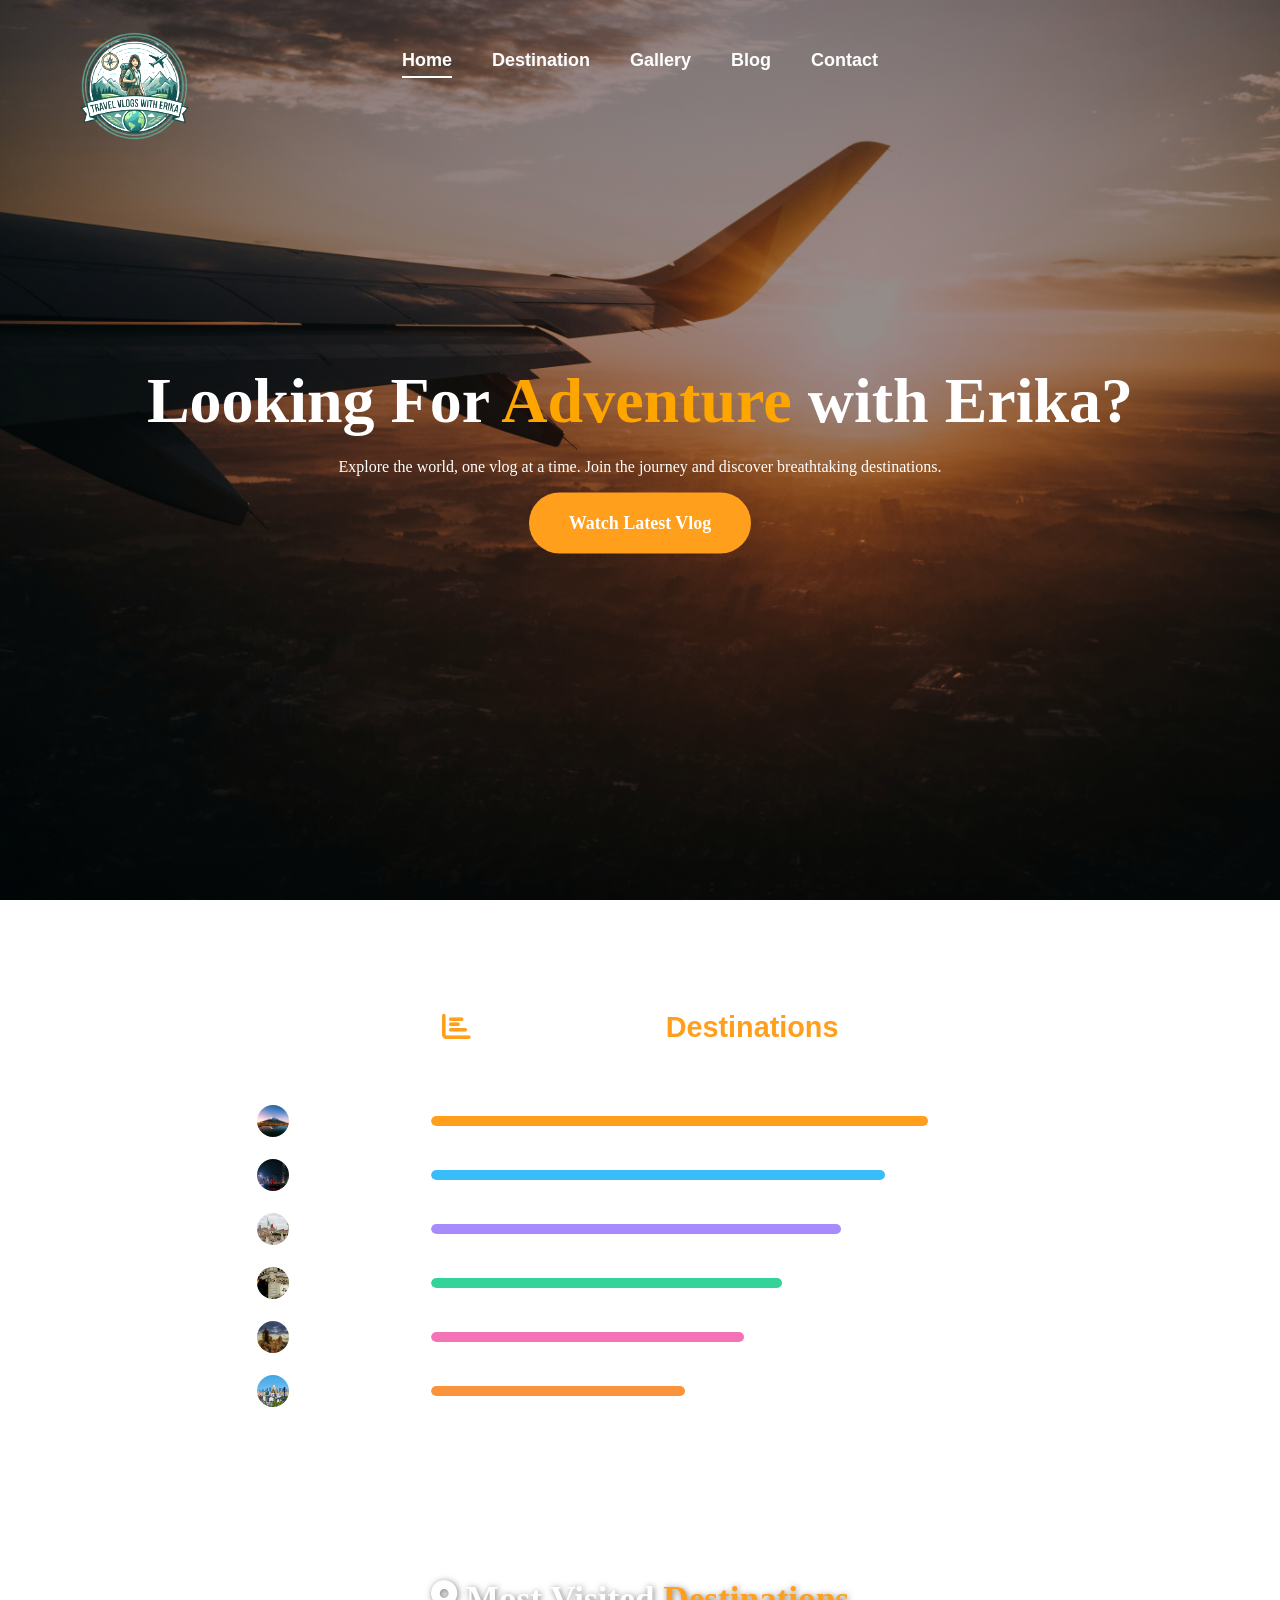
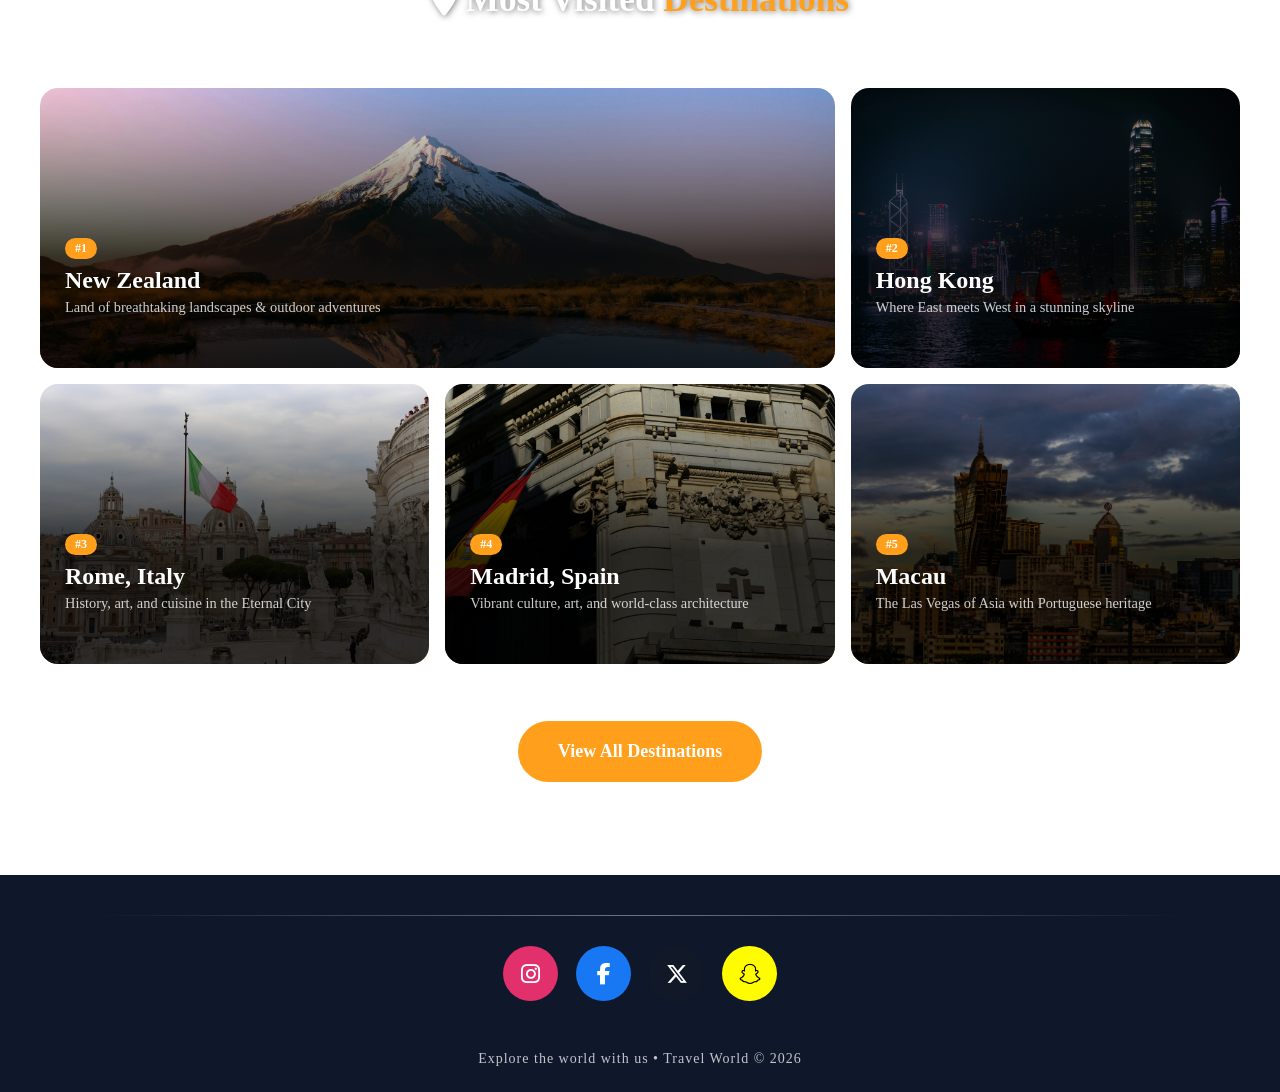
<file: index.html>
<!DOCTYPE html>
<html lang="en">
<head>
    <meta name="viewport" content="width=device-width, initial-scale=1.0">
    <title>Travel With Erika</title>
    <link rel="stylesheet" href="style.css">
    <link rel="stylesheet" href="https://cdnjs.cloudflare.com/ajax/libs/font-awesome/6.5.0/css/all.min.css">
</head>
<body>
    <header class="hero-section">
        <nav class="navbar">
            <div class="logo-container">
                <img src="./logo.png.png" alt="Logo" class="logo">
            </div>
            <ul class="nav-links">
                <li><a href="index.html" class="nav-link active">Home</a></li>
                <li><a href="destination.html" class="nav-link">Destination</a></li>
                <li><a href="gallery.html" class="nav-link">Gallery</a></li>
                <li><a href="blog.html" class="nav-link">Blog</a></li>
                <li><a href="contact.html" class="nav-link">Contact</a></li>
            </ul>
        <div class="hamburger" id="hamburger">
            <span></span>
            <span></span>
            <span></span>
        </div>
        </nav>
    <!-- Mobile Menu Overlay -->
    <div class="mobile-menu" id="mobileMenu">
        <button class="mobile-close-btn" id="mobileClose">&times;</button>
        <div class="mobile-menu-brand">
            <img src="./logo.png.png" class="mobile-logo" alt="Logo">
        </div>
        <ul>
            <li><a href="index.html" class="nav-link active"><i class="fas fa-home"></i><span>Home</span></a></li>
            <li><a href="destination.html" class="nav-link"><i class="fas fa-map-location-dot"></i><span>Destination</span></a></li>
            <li><a href="gallery.html" class="nav-link"><i class="fas fa-images"></i><span>Gallery</span></a></li>
            <li><a href="blog.html" class="nav-link"><i class="fas fa-newspaper"></i><span>Blog</span></a></li>
            <li><a href="contact.html" class="nav-link"><i class="fas fa-envelope"></i><span>Contact</span></a></li>
        </ul>
        <div class="mobile-menu-footer">
            <a href="#"><i class="fab fa-instagram"></i></a>
            <a href="#"><i class="fab fa-facebook-f"></i></a>
            <a href="#"><i class="fab fa-x-twitter"></i></a>
            <a href="#"><i class="fab fa-snapchat-ghost"></i></a>
        </div>
    </div>

        <div class="hero-content">
            <h1>Looking For <span>Adventure</span> with Erika?</h1>
            <p>Explore the world, one vlog at a time. Join the journey and discover breathtaking destinations.</p>
            <a href="https://www.youtube.com/" class="cta-btn">Watch Latest Vlog</a>
        </div>
    </header>

    <!-- ===== STATS / MOST VISITED BAR SECTION ===== -->
    <section class="stats-section">
        <div class="stats-inner">
            <div class="stats-title-wrap">
                <span class="stats-label"><i class="fas fa-chart-bar"></i> Most Visited <span>Destinations</span></span>
                <p class="stats-sub">Based on our community's travel data</p>
            </div>
            <div class="stats-bars">
                <div class="stat-row" style="--delay:0s">
                    <a href="destination.html" class="stat-name"><img src="./new zlanda.jpg" class="stat-flag"> New Zealand</a>
                    <div class="stat-bar-wrap"><div class="stat-bar" style="--pct:92%;--color:#ff9f1c"></div></div>
                    <span class="stat-pct">92%</span>
                </div>
                <div class="stat-row" style="--delay:0.1s">
                    <a href="destination.html" class="stat-name"><img src="./hong kong.jpg" class="stat-flag"> Hong Kong</a>
                    <div class="stat-bar-wrap"><div class="stat-bar" style="--pct:84%;--color:#38bdf8"></div></div>
                    <span class="stat-pct">84%</span>
                </div>
                <div class="stat-row" style="--delay:0.2s">
                    <a href="destination.html" class="stat-name"><img src="./hongbin-7pZcntYKLO4-unsplash.jpg" class="stat-flag"> Rome, Italy</a>
                    <div class="stat-bar-wrap"><div class="stat-bar" style="--pct:76%;--color:#a78bfa"></div></div>
                    <span class="stat-pct">76%</span>
                </div>
                <div class="stat-row" style="--delay:0.3s">
                    <a href="destination.html" class="stat-name"><img src="./Madrid (Spain).jpg" class="stat-flag"> Madrid</a>
                    <div class="stat-bar-wrap"><div class="stat-bar" style="--pct:65%;--color:#34d399"></div></div>
                    <span class="stat-pct">65%</span>
                </div>
                <div class="stat-row" style="--delay:0.4s">
                    <a href="destination.html" class="stat-name"><img src="./macau.jpg" class="stat-flag"> Macau</a>
                    <div class="stat-bar-wrap"><div class="stat-bar" style="--pct:58%;--color:#f472b6"></div></div>
                    <span class="stat-pct">58%</span>
                </div>
                <div class="stat-row" style="--delay:0.5s">
                    <a href="destination.html" class="stat-name"><img src="./russian.jpg" class="stat-flag"> Moscow</a>
                    <div class="stat-bar-wrap"><div class="stat-bar" style="--pct:47%;--color:#fb923c"></div></div>
                    <span class="stat-pct">47%</span>
                </div>
            </div>
        </div>
    </section>

    <!-- ===== FEATURED DESTINATIONS SECTION ===== -->
    <section class="featured-section">
        <h2 class="section-heading featured-title"><i class="fas fa-map-marker-alt"></i> Most Visited <span>Destinations</span></h2>
        <p class="featured-subtitle">The places our community loves the most — click to explore</p>

        <div class="featured-grid">

            <a href="destination.html#new-zealand" class="featured-card big-card" style="background-image: url('./new zlanda.jpg')">
                <div class="featured-overlay">
                    <span class="featured-rank">#1</span>
                    <h3>New Zealand</h3>
                    <p>Land of breathtaking landscapes & outdoor adventures</p>
                    <span class="featured-explore">Explore →</span>
                </div>
            </a>

            <a href="destination.html#hong-kong" class="featured-card" style="background-image: url('./hong kong.jpg')">
                <div class="featured-overlay">
                    <span class="featured-rank">#2</span>
                    <h3>Hong Kong</h3>
                    <p>Where East meets West in a stunning skyline</p>
                    <span class="featured-explore">Explore →</span>
                </div>
            </a>

            <a href="destination.html#rome" class="featured-card" style="background-image: url('./hongbin-7pZcntYKLO4-unsplash.jpg')">
                <div class="featured-overlay">
                    <span class="featured-rank">#3</span>
                    <h3>Rome, Italy</h3>
                    <p>History, art, and cuisine in the Eternal City</p>
                    <span class="featured-explore">Explore →</span>
                </div>
            </a>

            <a href="destination.html#madrid" class="featured-card" style="background-image: url('./Madrid (Spain).jpg')">
                <div class="featured-overlay">
                    <span class="featured-rank">#4</span>
                    <h3>Madrid, Spain</h3>
                    <p>Vibrant culture, art, and world-class architecture</p>
                    <span class="featured-explore">Explore →</span>
                </div>
            </a>

            <a href="destination.html#macau" class="featured-card" style="background-image: url('./macau.jpg')">
                <div class="featured-overlay">
                    <span class="featured-rank">#5</span>
                    <h3>Macau</h3>
                    <p>The Las Vegas of Asia with Portuguese heritage</p>
                    <span class="featured-explore">Explore →</span>
                </div>
            </a>

        </div>

        <div style="text-align:center; margin-top: 40px;">
            <a href="destination.html" class="cta-btn">View All Destinations</a>
        </div>
    </section>

    <footer class="footer">
        <div class="footer-divider"></div>
        <div class="footer-social">
            <a href="https://www.instagram.com/"><i class="fab fa-instagram"></i></a>
            <a href="https://www.facebook.com/"><i class="fab fa-facebook-f"></i></a>
            <a href="https://www.twitter.com/"><i class="fab fa-x-twitter"></i></a>
            <a href="https://www.snapchat.com/"><i class="fab fa-snapchat-ghost"></i></a>
        </div>
        <p>Explore the world with us • Travel World © 2026</p>
    </footer>

    <script>
        document.addEventListener("DOMContentLoaded", () => {
            document.body.classList.add('fade-in');
            const links = document.querySelectorAll('.nav-link, .cta-btn, .back-btn');
            links.forEach(link => {
                link.addEventListener('click', function(e) {
                    if (this.href && !this.href.includes('#')) {
                        e.preventDefault();
                        const target = this.href;
                        document.body.classList.remove('fade-in');
                        document.body.classList.add('fade-out');
                        setTimeout(() => { window.location.href = target; }, 500);
                    }
                });
            });
        });
    </script>

    <script>
        const hamburger = document.getElementById('hamburger');
        const mobileMenu = document.getElementById('mobileMenu');
        const mobileClose = document.getElementById('mobileClose');

        hamburger.addEventListener('click', () => {
            hamburger.classList.toggle('open');
            mobileMenu.classList.toggle('open');
            document.body.style.overflow = mobileMenu.classList.contains('open') ? 'hidden' : '';
        });

        mobileClose.addEventListener('click', () => {
            hamburger.classList.remove('open');
            mobileMenu.classList.remove('open');
            document.body.style.overflow = '';
        });

        // Page transition on mobile menu links
        document.querySelectorAll('#mobileMenu .nav-link').forEach(link => {
            link.addEventListener('click', function(e) {
                if (this.href && !this.href.includes('#')) {
                    e.preventDefault();
                    const target = this.href;
                    document.body.classList.add('fade-out');
                    setTimeout(() => { window.location.href = target; }, 300);
                }
            });
        });
    </script>

</body>
</html>
</file>
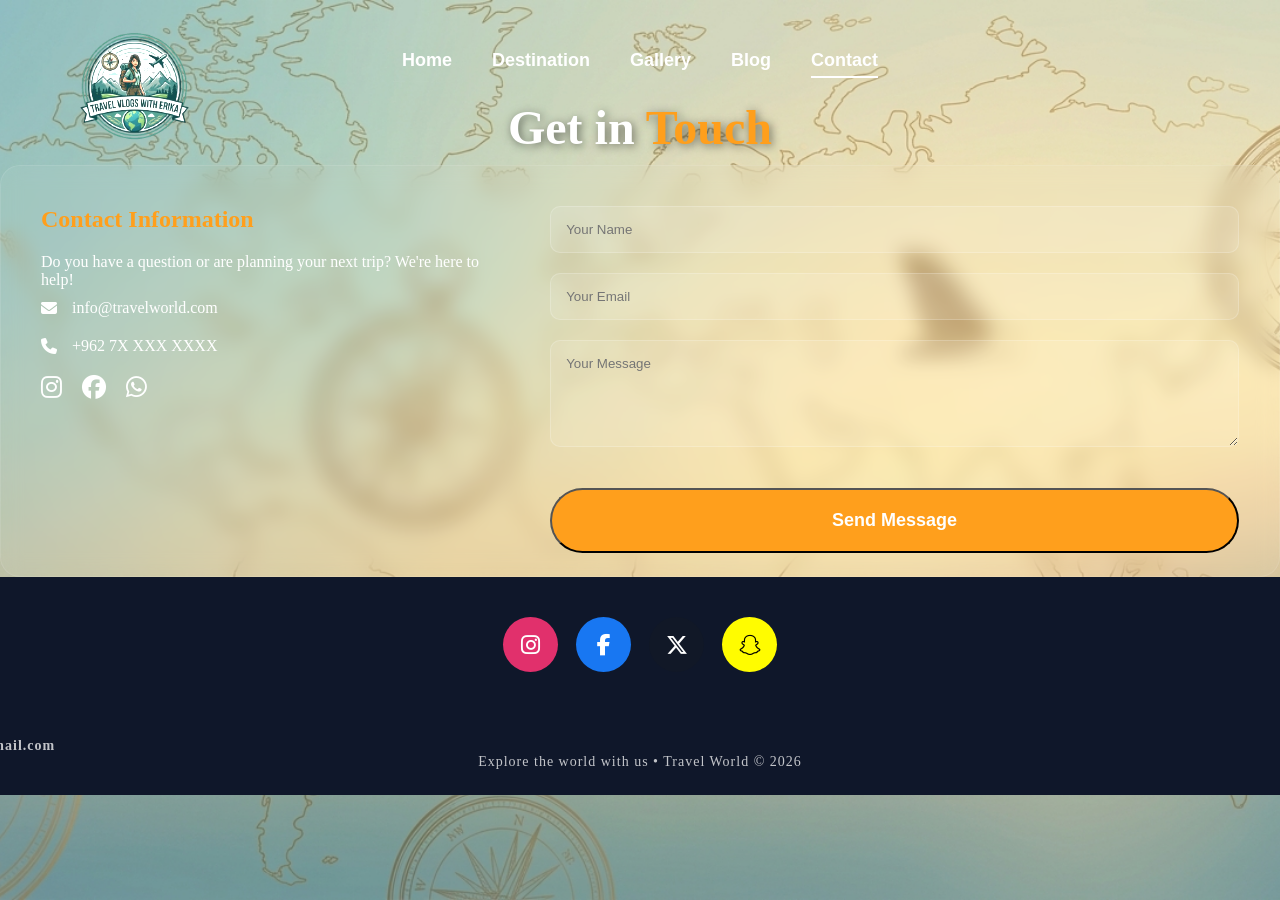
<file: contact.html>
<!DOCTYPE html>
<html lang="en">
<head>
    <meta name="viewport" content="width=device-width, initial-scale=1.0">
    <meta charset="UTF-8">
    <title>Contact Us</title>

    <link rel="stylesheet" href="style.css">

    <link rel="stylesheet" href="https://cdnjs.cloudflare.com/ajax/libs/font-awesome/6.5.0/css/all.min.css">
</head>

<body>

    <h1 class="page-title">Get in <span>Touch</span></h1>

    <nav class="navbar">
        <div class="logo-container">
            <a href="index.html"><img src="./logo.png.png" class="logo" alt="Logo"></a>
        </div>

        <ul class="nav-links">
            <li><a href="index.html" class="nav-link">Home</a></li>
            <li><a href="destination.html" class="nav-link">Destination</a></li>
            <li><a href="gallery.html" class="nav-link">Gallery</a></li>
            <li><a href="blog.html" class="nav-link">Blog</a></li>
            <li><a href="contact.html" class="nav-link active">Contact</a></li>
                <div class="hamburger" id="hamburger">
            <span></span>
            <span></span>
            <span></span>
        </div>
    </nav>
    <!-- Mobile Menu -->
    <div class="mobile-menu" id="mobileMenu">
        <button class="mobile-close-btn" id="mobileClose">&times;</button>
        <ul>
            <li><a href="index.html" class="nav-link">Home</a></li>
            <li><a href="destination.html" class="nav-link">Destination</a></li>
            <li><a href="gallery.html" class="nav-link">Gallery</a></li>
            <li><a href="blog.html" class="nav-link">Blog</a></li>
            <li><a href="contact.html" class="nav-link active">Contact</a></li>
        </ul>
    </div>


    <div class="contact-wrapper">
        <div class="contact-info">
            <h2>Contact Information</h2>
            <p>Do you have a question or are planning your next trip? We're here to help!</p>
            
            <div class="info-item">
                <i class="fas fa-envelope"></i>
                <span>info@travelworld.com</span>
            </div>

            <div class="info-item">
                <i class="fas fa-phone"></i>
                <span>+962 7X XXX XXXX</span>
            </div>
            
            <div class="social-links">
                <a href="https://instagram.com"><i class="fab fa-instagram"></i></a>
                <a href="https://facebook.com"><i class="fab fa-facebook"></i></a>
                <a href="https://whatsapp.com"><i class="fab fa-whatsapp"></i></a>
            </div>
        </div>

        <form class="contact-form">
            <div class="input-group">
                <input type="text" placeholder="Your Name" required>
            </div>

            <div class="input-group">
                <input type="email" placeholder="Your Email" required>
            </div>

            <div class="input-group">
                <textarea placeholder="Your Message" rows="5" required></textarea>
            </div>

            <button type="submit" class="cta-btn">Send Message</button>
        </form>
    </div>
<footer class="footer">
    <div class="footer-social">
        <a href="#"><i class="fab fa-instagram"></i></a>
        <a href="#"><i class="fab fa-facebook-f"></i></a>
        <a href="#"><i class="fab fa-x-twitter"></i></a>
        <a href="#"><i class="fab fa-snapchat-ghost"></i></a>
    </div>
 <p class="ericacontact">Erica Travel</p>
 <p class="ericaemail">ericatravel@gmail.com</p>
    <p>Explore the world with us • Travel World © 2026</p>
</footer>

</footer>
</div>
</div>
    <script>
        document.addEventListener("DOMContentLoaded", () => {
            document.body.classList.add('fade-in');

            const links = document.querySelectorAll('.nav-link, .cta-btn, .back-btn');
            
            links.forEach(link => {
                link.addEventListener('click', function(e) {
                    if (this.href && !this.href.includes('#')) {
                        e.preventDefault();
                        const target = this.href;

                        document.body.classList.remove('fade-in');
                        document.body.classList.add('fade-out');

                        setTimeout(() => {
                            window.location.href = target;
                        }, 300);
                    }
                });
            });
        });
    </script>


    <script>
        // Hamburger toggle
        const hamburger = document.getElementById('hamburger');
        const mobileMenu = document.getElementById('mobileMenu');
        const mobileClose = document.getElementById('mobileClose');

        hamburger.addEventListener('click', () => {
            hamburger.classList.toggle('open');
            mobileMenu.classList.toggle('open');
            document.body.style.overflow = mobileMenu.classList.contains('open') ? 'hidden' : '';
        });

        mobileClose.addEventListener('click', () => {
            hamburger.classList.remove('open');
            mobileMenu.classList.remove('open');
            document.body.style.overflow = '';
        });

        // Page transitions for mobile menu links
        document.querySelectorAll('#mobileMenu .nav-link').forEach(link => {
            link.addEventListener('click', function(e) {
                if (this.href && !this.href.includes('#')) {
                    e.preventDefault();
                    const target = this.href;
                    document.body.classList.add('fade-out');
                    setTimeout(() => { window.location.href = target; }, 300);
                }
            });
        });
    </script>

</body>
</html>
</file>
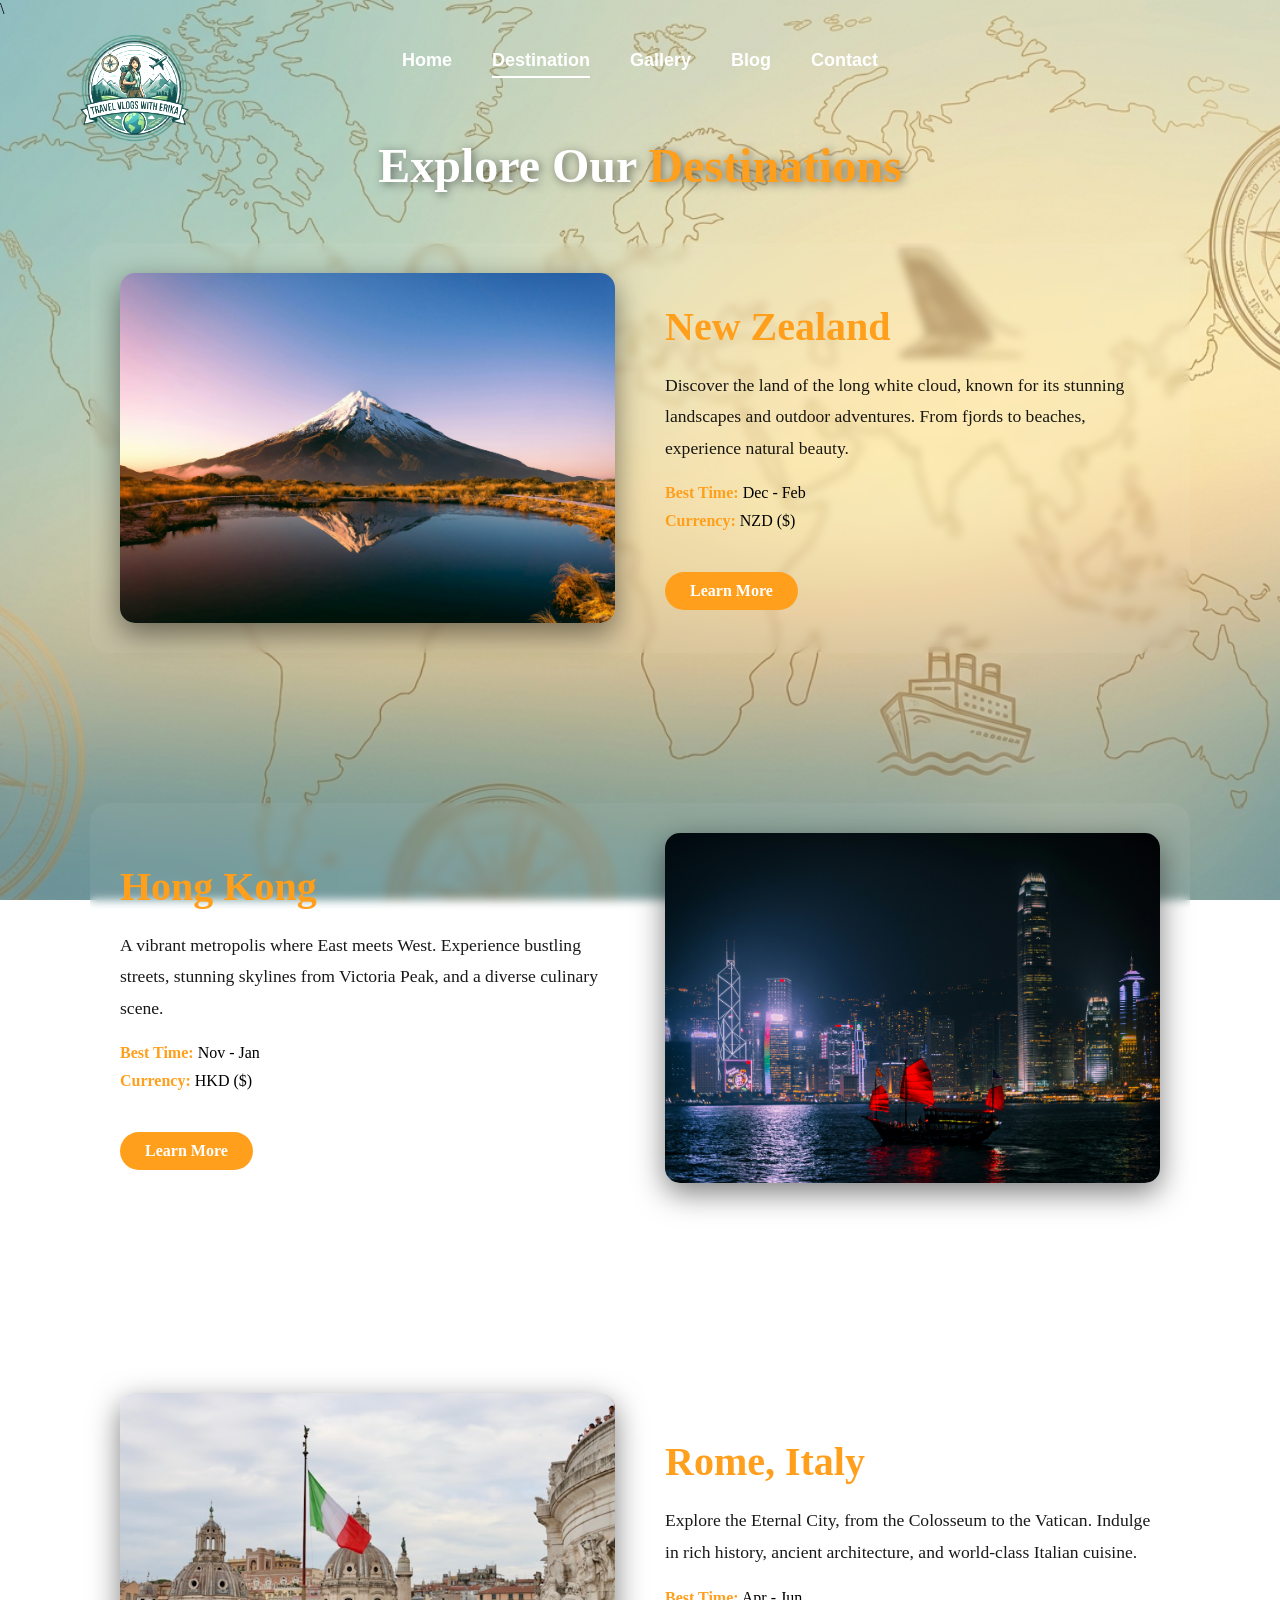
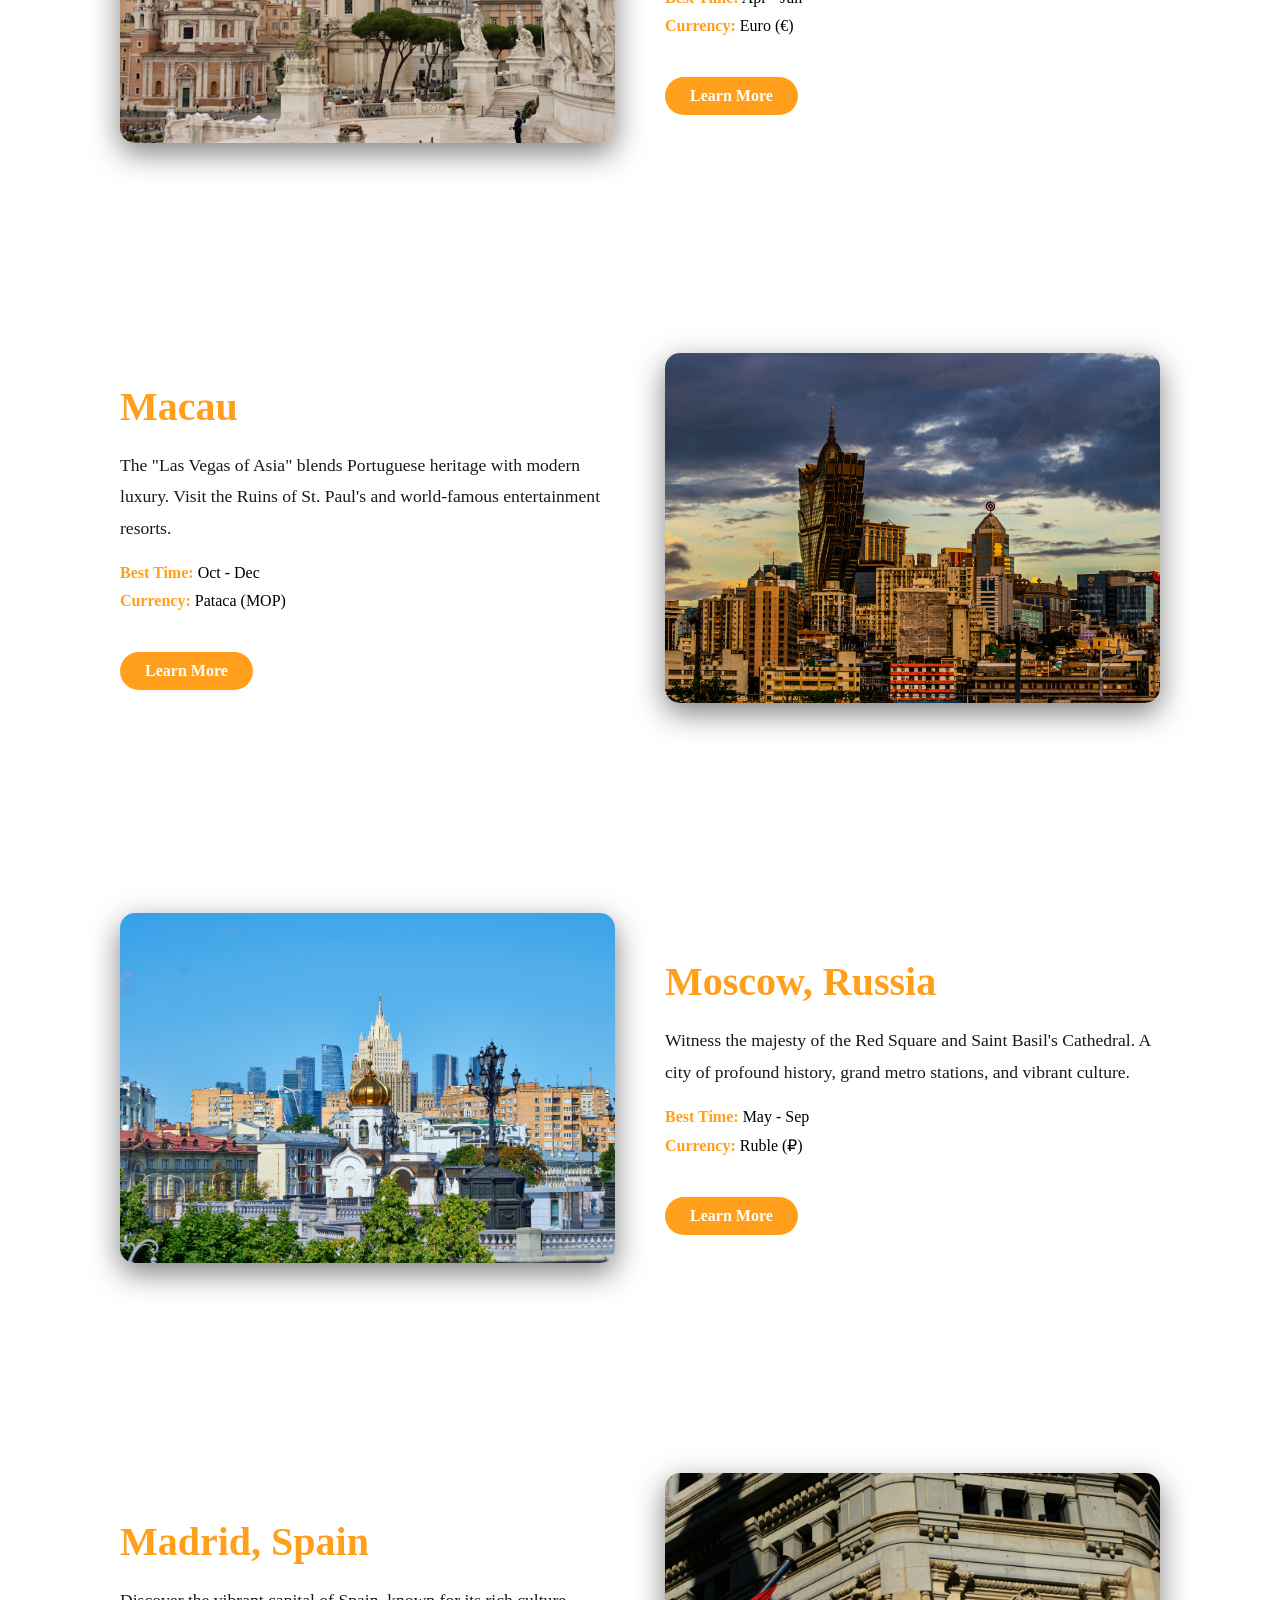
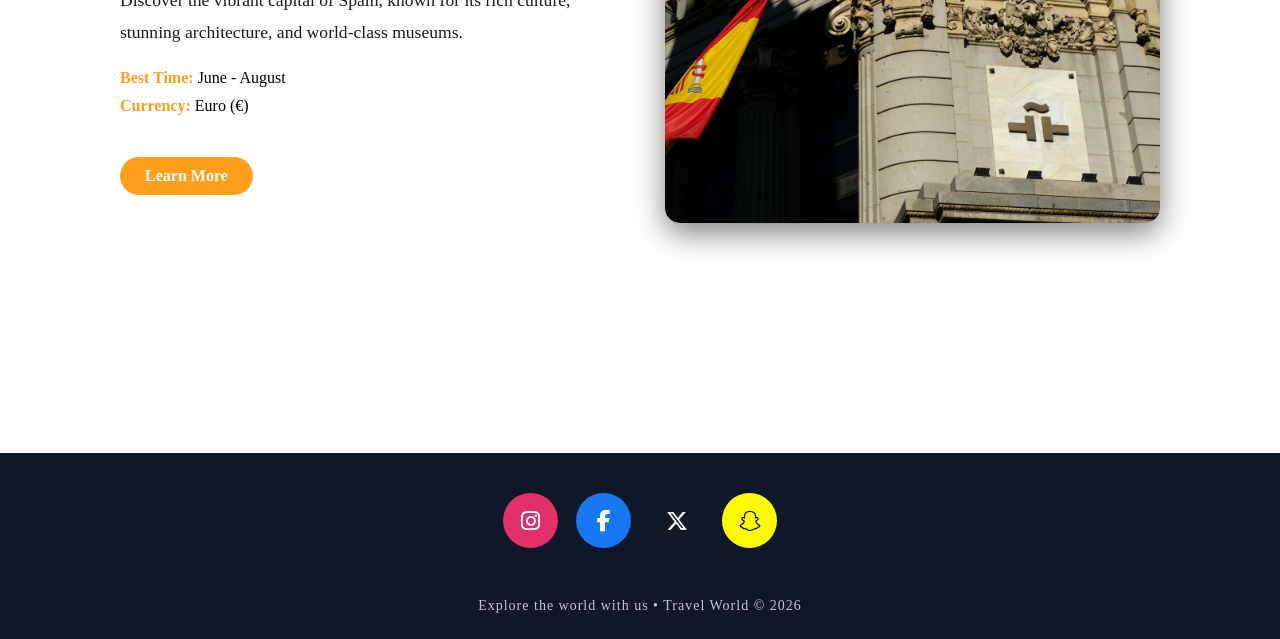
<file: destination.html>
\<!DOCTYPE html>
<html lang="en">
<head>
    <meta charset="UTF-8">
    <meta name="viewport" content="width=device-width, initial-scale=1.0">
    <title>Destinations - Travel World</title>
    <link rel="stylesheet" href="style.css">
    <link rel="stylesheet" href="https://cdnjs.cloudflare.com/ajax/libs/font-awesome/6.5.0/css/all.min.css">
</head>
<body class="fade-in">

    <nav class="navbar">
        <div class="logo-container">
            <a href="index.html"><img src="./logo.png.png" class="logo" alt="Logo"></a>
        </div>
        <ul class="nav-links">
            <li><a href="index.html" class="nav-link">Home</a></li>
            <li><a href="destination.html" class="nav-link active">Destination</a></li>
            <li><a href="gallery.html" class="nav-link">Gallery</a></li>
            <li><a href="blog.html" class="nav-link">Blog</a></li>
            <li><a href="contact.html" class="nav-link">Contact</a></li>
                <div class="hamburger" id="hamburger">
            <span></span>
            <span></span>
            <span></span>
        </div>
    </nav>
    <!-- Mobile Menu -->
    <div class="mobile-menu" id="mobileMenu">
        <button class="mobile-close-btn" id="mobileClose">&times;</button>
        <ul>
            <li><a href="index.html" class="nav-link">Home</a></li>
            <li><a href="destination.html" class="nav-link active">Destination</a></li>
            <li><a href="gallery.html" class="nav-link">Gallery</a></li>
            <li><a href="blog.html" class="nav-link">Blog</a></li>
            <li><a href="contact.html" class="nav-link">Contact</a></li>
        </ul>
    </div>

    
    <div class="dest-page-container">
        <h1 class="page-title">Explore Our <span>Destinations</span></h1>

        <section class="dest-section">
            <div class="dest-image">
                <img src="./new zlanda.jpg" alt="New Zealand">
            </div>
            <div class="dest-content">
                <h2>New Zealand</h2>
                <p class="pdes">Discover the land of the long white cloud, known for its stunning landscapes and outdoor adventures. From fjords to beaches, experience natural beauty.</p>
                <ul class="dest-info">
                    <li><strong>Best Time:</strong> Dec - Feb</li>
                    <li><strong>Currency:</strong> NZD ($)</li>
                </ul>
                <a href="https://www.airnewzealand.co.nz/" class="cta-btn small">Learn More</a>
            </div>
        </section>

        <section class="dest-section reverse">
            <div class="dest-image">
                <img src="./hong kong.jpg" alt="Hong Kong">
            </div>
            <div class="dest-content">
                <h2>Hong Kong</h2>
                <p class="pdes">A vibrant metropolis where East meets West. Experience bustling streets, stunning skylines from Victoria Peak, and a diverse culinary scene.</p>
                <ul class="dest-info">
                    <li><strong>Best Time:</strong> Nov - Jan</li>
                    <li><strong>Currency:</strong> HKD ($)</li>
                </ul>
                <a href="https://hkticketingquest.com/" class="cta-btn small">Learn More</a>
            </div>
        </section>

        <section class="dest-section">
            <div class="dest-image">
                <img src="./hongbin-7pZcntYKLO4-unsplash.jpg" alt="Rome">
            </div>
            <div class="dest-content">
                <h2>Rome, Italy</h2>
                <p class="pdes">Explore the Eternal City, from the Colosseum to the Vatican. Indulge in rich history, ancient architecture, and world-class Italian cuisine.</p>
                <ul class="dest-info">
                    <li><strong>Best Time:</strong> Apr - Jun</li>
                    <li><strong>Currency:</strong> Euro (€)</li>
                </ul>
                <a href="https://www.tickets-rome.com/?ci=1&cm=23564077867_193332908396_c_g_rome%20ticket_e_&gad_source=1&gad_campaignid=23564077867&gbraid=0AAAAACRC4b3XRwT2iR3taS3iL-6Od_mAC&gclid=CjwKCAjwnZfPBhAGEiwAzg-VzAowux8i6afx60O_ykBfvdmgbiUwvxNiV9BbHtYpL58truRHP3sVkRoCl5kQAvD_BwE" class="cta-btn small">Learn More</a>
            </div>
        </section>

        <section class="dest-section reverse">
            <div class="dest-image">
                <img src="./macau.jpg" alt="Macau">
            </div>
            <div class="dest-content">
                <h2>Macau</h2>
                <p class="pdes">The "Las Vegas of Asia" blends Portuguese heritage with modern luxury. Visit the Ruins of St. Paul's and world-famous entertainment resorts.</p>
                <ul class="dest-info">
                    <li><strong>Best Time:</strong> Oct - Dec</li>
                    <li><strong>Currency:</strong> Pataca (MOP)</li>
                </ul>
                <a href="https://www.macauticket.com/TicketWeb2023/en" class="cta-btn small">Learn More</a>
            </div>
        </section>

        <section class="dest-section">
            <div class="dest-image">
                <img src="./russian.jpg" alt="Moscow">
            </div>
            <div class="dest-content">
                <h2>Moscow, Russia</h2>
                <p class="pdes">Witness the majesty of the Red Square and Saint Basil's Cathedral. A city of profound history, grand metro stations, and vibrant culture.</p>
                <ul class="dest-info">
                    <li><strong>Best Time:</strong> May - Sep</li>
                    <li><strong>Currency:</strong> Ruble (₽)</li>
                </ul>
                <a href="https://jo.wego.com/en/flights/amm/ru/cheapest-flights-from-amman-to-russia" class="cta-btn small">Learn More</a>
            </div>
        </section>

        <section class="dest-section reverse">
            <div class="dest-image">
                <img src="./Madrid (Spain).jpg" alt="Madrid">
            </div>
            <div class="dest-content">
                <h2>Madrid, Spain</h2>
                <p class="pdes">Discover the vibrant capital of Spain, known for its rich culture, stunning architecture, and world-class museums.</p>
                <ul class="dest-info">
                    <li><strong>Best Time:</strong> June - August</li>
                    <li><strong>Currency:</strong> Euro (€)</li>
                </ul>
                <a href="https://www.madrid-ticket.com/?ci=1&cm=23580910559_196312164431_c_g_madrid%20ticket_e_&gad_source=1&gad_campaignid=23580910559&gbraid=0AAAAACRC4b3Ma4CDAprqCrjm4nz4kiTYk&gclid=CjwKCAjwnZfPBhAGEiwAzg-VzBEOdW7UJQJa-mVNhqQA9zGtzQpa1kxahwewDKAJr0M4UpF-08MUshoCdzMQAvD_BwE" class="cta-btn small">Learn More</a>
            </div>
        </section>
    </div>
         <footer class="footer">
    <div class="footer-social">
        <a href="#"><i class="fab fa-instagram"></i></a>
        <a href="#"><i class="fab fa-facebook-f"></i></a>
        <a href="#"><i class="fab fa-x-twitter"></i></a>
        <a href="#"><i class="fab fa-snapchat-ghost"></i></a>
    </div>

    <p>Explore the world with us • Travel World © 2026</p>
</footer>


    <script>
        document.addEventListener("DOMContentLoaded", () => {
            document.body.classList.add('fade-in');
            const links = document.querySelectorAll('.nav-link, .cta-btn');
            links.forEach(link => {
                link.addEventListener('click', function(e) {
                    if (this.href && !this.href.includes('#') && this.hostname === window.location.hostname) {
                        e.preventDefault();
                        const target = this.href;
                        document.body.classList.remove('fade-in');
                        document.body.classList.add('fade-out');
                        setTimeout(() => { window.location.href = target; }, 300);
                    }
                });
            });
        });
    </script>

    <script>
        // Hamburger toggle
        const hamburger = document.getElementById('hamburger');
        const mobileMenu = document.getElementById('mobileMenu');
        const mobileClose = document.getElementById('mobileClose');

        hamburger.addEventListener('click', () => {
            hamburger.classList.toggle('open');
            mobileMenu.classList.toggle('open');
            document.body.style.overflow = mobileMenu.classList.contains('open') ? 'hidden' : '';
        });

        mobileClose.addEventListener('click', () => {
            hamburger.classList.remove('open');
            mobileMenu.classList.remove('open');
            document.body.style.overflow = '';
        });

        // Page transitions for mobile menu links
        document.querySelectorAll('#mobileMenu .nav-link').forEach(link => {
            link.addEventListener('click', function(e) {
                if (this.href && !this.href.includes('#')) {
                    e.preventDefault();
                    const target = this.href;
                    document.body.classList.add('fade-out');
                    setTimeout(() => { window.location.href = target; }, 300);
                }
            });
        });
    </script>

</body>
</html>
</file>
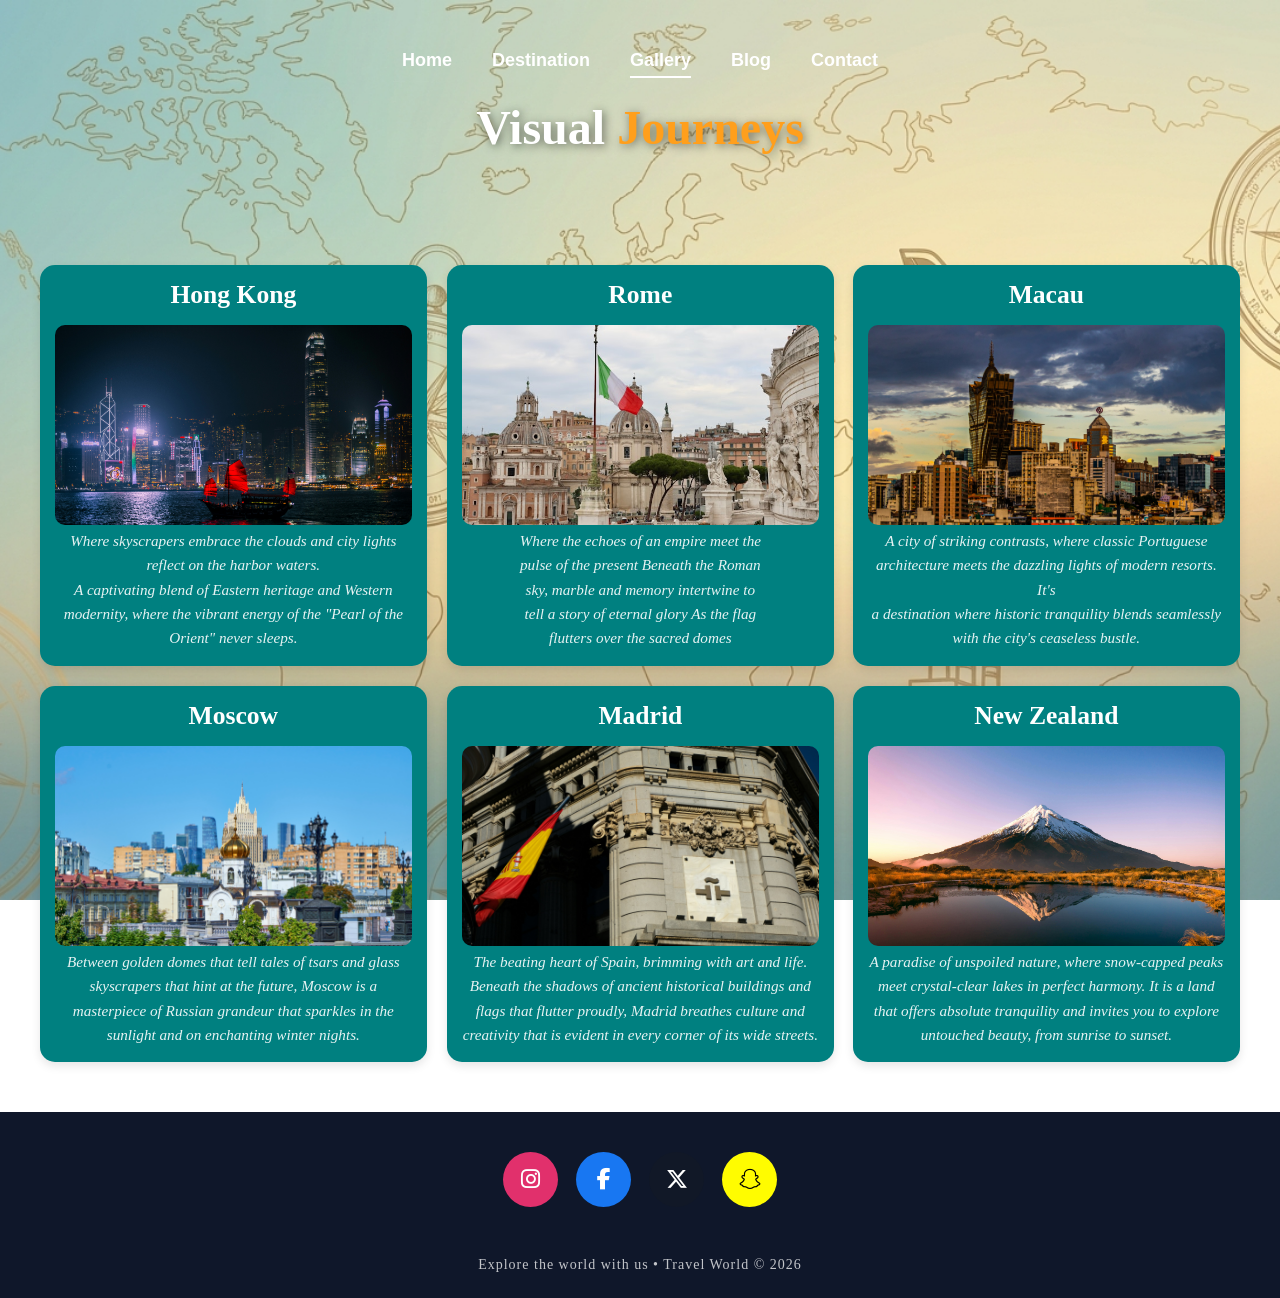
<file: gallery.html>
<!DOCTYPE html>
<html lang="en">
<head>
    <meta name="viewport" content="width=device-width, initial-scale=1.0">
    <title>Gallery</title>
        <link rel="stylesheet" href="style.css">
        <link rel="stylesheet" href="https://cdnjs.cloudflare.com/ajax/libs/font-awesome/6.5.0/css/all.min.css">

</head>
    <body>
    <nav class="navbar">
    <div class="logo-container"></div>

    <ul class="nav-links">
        <li><a href="index.html" class="nav-link">Home</a></li>
        <li><a href="destination.html" class="nav-link">Destination</a></li>
        <li><a href="gallery.html" class="nav-link active">Gallery</a></li>
        <li><a href="blog.html" class="nav-link">Blog</a></li>
        <li><a href="contact.html" class="nav-link">Contact</a></li>
            <div class="hamburger" id="hamburger">
            <span></span>
            <span></span>
            <span></span>
        </div>
    </nav>
    <!-- Mobile Menu -->
    <div class="mobile-menu" id="mobileMenu">
        <button class="mobile-close-btn" id="mobileClose">&times;</button>
        <ul>
            <li><a href="index.html" class="nav-link">Home</a></li>
            <li><a href="destination.html" class="nav-link">Destination</a></li>
            <li><a href="gallery.html" class="nav-link active">Gallery</a></li>
            <li><a href="blog.html" class="nav-link">Blog</a></li>
            <li><a href="contact.html" class="nav-link">Contact</a></li>
        </ul>
    </div>


    <h1 class="page-title">Visual <span>Journeys</span></h1>

</nav>


    <div class="gallery-container">
    <div class="card">
        <h2 class="hcard">Hong Kong</h2>
        <img src="./hong kong.jpg" class="pic" alt="France Image">
        <p class="pcard">Where skyscrapers embrace the clouds and city lights reflect on the harbor waters.<br> A captivating blend of Eastern heritage and Western modernity, where the vibrant energy of the "Pearl of the Orient" never sleeps.</p>
    </div>
    <div class="card">
        <h2 class="hcard">Rome</h2>
        <img src="./hongbin-7pZcntYKLO4-unsplash.jpg" class="pic" alt="Italy Image">
        <p class="pcard">Where the echoes of an empire meet the<br> pulse of the present Beneath the Roman<br> sky, marble and memory intertwine to<br> tell a story of eternal glory As the flag<br> flutters over the sacred domes</p>
    </div>
        <div class="card">
        <h2 class="hcard">Macau</h2>
        <img src="./macau.jpg" class="pic" alt="Switzerland Image">
        <p class="pcard">A city of striking contrasts, where classic Portuguese architecture meets the dazzling lights of modern resorts. It's<br> a destination where historic tranquility blends seamlessly with the city's ceaseless bustle.</p>
        </div>
        <div class="card">
        <h2 class="hcard">Moscow</h2>
        <img src="./russian.jpg" class="pic" alt="Iceland Image">
        <p class="pcard">Between golden domes that tell tales of tsars and glass skyscrapers that hint at the future, Moscow is a masterpiece of Russian grandeur that sparkles in the sunlight and on enchanting winter nights.</p>
        </div>
        <div class="card">
            <h2 class="hcard">Madrid</h2>
            <img src="./Madrid (Spain).jpg" class="pic" alt="Chechen Image">
            <p class="pcard">The beating heart of Spain, brimming with art and life. Beneath the shadows of ancient historical buildings and flags that flutter proudly, Madrid breathes culture and creativity that is evident in every corner of its wide streets.
        </div>
            <div class="card">
                <h2 class="hcard">New Zealand</h2>
                <img src="./new zlanda.jpg" class="pic" alt="Turkey Image">
                <p class="pcard">A paradise of unspoiled nature, where snow-capped peaks meet crystal-clear lakes in perfect harmony. It is a land that offers absolute tranquility and invites you to explore untouched beauty, from sunrise to sunset.</p>
            </div>
        </div>
       <footer class="footer">
    <div class="footer-social">
        <a href="#"><i class="fab fa-instagram"></i></a>
        <a href="#"><i class="fab fa-facebook-f"></i></a>
        <a href="#"><i class="fab fa-x-twitter"></i></a>
        <a href="#"><i class="fab fa-snapchat-ghost"></i></a>
    </div>

    <p>Explore the world with us • Travel World © 2026</p>
</footer>


        <script>document.addEventListener("DOMContentLoaded", () => {
    document.body.classList.add('fade-in');

    const links = document.querySelectorAll('.nav-link, .cta-btn, .back-btn');
    
    links.forEach(link => {
        link.addEventListener('click', function(e) {
            if (this.href && !this.href.includes('#')) {
                e.preventDefault();
                const target = this.href;

                document.body.classList.remove('fade-in');
                document.body.classList.add('fade-out');

                setTimeout(() => {
                    window.location.href = target;
                }, 300);
            }
        });
    });
});
</script>


    <script>
        // Hamburger toggle
        const hamburger = document.getElementById('hamburger');
        const mobileMenu = document.getElementById('mobileMenu');
        const mobileClose = document.getElementById('mobileClose');

        hamburger.addEventListener('click', () => {
            hamburger.classList.toggle('open');
            mobileMenu.classList.toggle('open');
            document.body.style.overflow = mobileMenu.classList.contains('open') ? 'hidden' : '';
        });

        mobileClose.addEventListener('click', () => {
            hamburger.classList.remove('open');
            mobileMenu.classList.remove('open');
            document.body.style.overflow = '';
        });

        // Page transitions for mobile menu links
        document.querySelectorAll('#mobileMenu .nav-link').forEach(link => {
            link.addEventListener('click', function(e) {
                if (this.href && !this.href.includes('#')) {
                    e.preventDefault();
                    const target = this.href;
                    document.body.classList.add('fade-out');
                    setTimeout(() => { window.location.href = target; }, 300);
                }
            });
        });
    </script>

</body>
</html>
</file>
<file: style.css>
/* ==========================================================================
   1. التنسيقات العامة والتهيئة (Reset & Global)
   ========================================================================== */
* {
    margin: 0;
    padding: 0;
    box-sizing: border-box;
}

html, body {
    margin: 0;
    padding: 0;
}

body {
    background-image: url('./background.png');
    background-attachment: fixed; 
    background-size: cover; 
    background-position: center;
}

/* حركات الانتقال بين الصفحات */
.fade-out {
    opacity: 0;
    transform: translateY(-20px);
    transition: all 0.5s ease-in-out;
}

.fade-in {
    opacity: 1;
    transform: translateY(0);
    transition: all 0.5s ease-in-out;
}

/* تحسين الأداء لعناصر معينة */
.card, .navbar {
    will-change: transform, opacity;
}

/* ==========================================================================
   2. الهيدر والقائمة العلوية (Hero Section & Navbar)
   ========================================================================== */
.hero-section {
    background-image: linear-gradient(rgba(0,0,0,0.4), rgba(0,0,0,0.4)), url('./nils-nedel-ONpGBpns3cs-unsplash.jpg'); 
    background-size: cover;
    background-position: center;
    height: 100vh; 
    width: 100%;
    position: relative;
    display: flex;
    flex-direction: column;
}

.navbar {
    display: flex;
    justify-content: space-between; 
    align-items: center;
    padding: 0 80px; 
    position: absolute; 
    top: 0;
    left: 0;
    width: 100%;
    height: 90px; 
    z-index: 2000; 
    padding-top: 30px;
}

.logo-container {
    padding-left: 50px; 
    z-index: 10;
}

.logo {
    width: 250px; 
    height: auto;
    margin: 0;
    padding: 0;
    position: relative;
    top: 30px;
    left: -100px;
    margin-left: -20px; 
    mix-blend-mode: multiply; 
    filter: brightness(1.2) contrast(1.1);
    transition: transform 0.3s ease;
}

.logo:hover {
    transform: scale(1.05); 
}

.nav-links {
    display: flex;
    gap: 40px;
    list-style: none;
    margin: 0;
    padding: 0;
    position: absolute;
    left: 50%;
    transform: translateX(-50%);
}

.nav-links a {
    text-decoration: none;
    color: white;
    font-weight: 600;
    font-family: 'Segoe UI', Tahoma, Geneva, Verdana, sans-serif;
    font-size: 18px;
    position: relative;
    padding: 8px 0;
    transition: color 0.3s ease;
}

.nav-links a::after {
    content: '';
    position: absolute;
    width: 100%;
    height: 2px;
    bottom: 0;
    left: 0;
    background-color: white; 
    transform: scaleX(0); 
    transform-origin: bottom right;
    transition: transform 0.3s ease-out;
}

.nav-links a:hover::after, 
.nav-links a.active::after {
    transform: scaleX(1); 
    transform-origin: bottom left;
}

.nav-links a.active {
    color: white;
}

/* محتوى الهيدر والزر الرئيسي */
.hero-content {
    position: absolute;
    top: 50%;
    left: 50%;
    transform: translate(-50%, -50%); 
    text-align: center;
    color: white;
    width: 80%; 
}

.hero-content h1 {
    font-size: 4rem; 
    margin-bottom: 20px;
}

.hero-content h1 span {
    color: orange;
}

.cta-btn {
    display: inline-block; 
    text-decoration: none; 
    background-color: #ff9f1c;
    color: white;
    padding: 20px 40px;
    border-radius: 50px;
    font-size: 18px;
    font-weight: bold;
    transition: 0.3s;
    position: relative;
    top: 17px;
}

.cta-btn:hover {
    background-color: transparent;
    border-color: #ff9f1c;
    color: #ff9f1c;
    transform: translateY(-3px); 
    box-shadow: 0 6px 20px rgba(255, 159, 28, 0.6);
}

.cta-btn.small {
    padding: 10px 25px;
    font-size: 16px;
}

/* ==========================================================================
   3. قسم المعرض والكروت (Gallery & Cards)
   ========================================================================== */
.gallery-container {
    display: grid; 
    grid-template-columns: repeat(3, 1fr); 
    gap: 20px; 
    max-width: 1200px;
    margin: 10px auto 0;
    padding-top: 150px;
    animation: fadeInEntrance 1s ease-out; 
}

.card {
    background-color: #008080;
    border-radius: 15px;
    padding: 15px;
    color: white;
    text-align: center;
    transition: all 0.4s ease;
    box-shadow: 0 4px 10px rgba(0,0,0,0.1);
}

.card:hover {
    transform: translateY(-10px);
    box-shadow: 0 15px 30px rgba(0,0,0,0.4);
    background-color: #009999;
}

.card img {
    width: 100%;
    height: 200px;
    object-fit: cover;
    border-radius: 10px;
}

.hcard {
    margin-bottom: 15px;
    font-size: 1.6rem;
}

.pcard {
    font-size: 0.95rem;
    line-height: 1.6;
    font-style: italic;
    opacity: 0.9;
}

/* ==========================================================================
   4. صفحة الوجهات (Destinations Page)
   ========================================================================== */
.dest-page-container {
    padding-top: 20px; 
    max-width: 1100px;
    margin: 0 auto;
    padding-bottom: 50px;
    position: relative;
}

.page-title {
    text-align: center;
    color: white;
    font-size: 3rem;
    margin-bottom: 60px;
    text-shadow: 2px 2px 10px rgba(0,0,0,0.5);
    position: relative;
    top: 100px;
}

#pdes {
    top: -50px;
}

.page-title span {
    color: #ff9f1c;
}

.dest-section {
    display: flex;
    align-items: center;
    gap: 50px;
    margin-bottom: 100px;
    background: rgba(255, 255, 255, 0.05);
    padding: 30px;
    border-radius: 20px;
    backdrop-filter: blur(5px);
    transition: 0.4s;
    margin-top: 150px;
}

.dest-section:hover {
    background: rgba(255, 255, 255, 0.1);
}

.dest-section.reverse {
    flex-direction: row-reverse;
}

.dest-image {
    flex: 1;
    overflow: hidden;
    border-radius: 15px;
    height: 350px;
    box-shadow: 0 10px 30px rgba(0,0,0,0.5);
}

.dest-image img {
    width: 100%;
    height: 100%;
    object-fit: cover;
    transition: transform 0.6s cubic-bezier(0.25, 0.46, 0.45, 0.94);
}

.dest-section:hover .dest-image img {
    transform: scale(1.1); 
}

.dest-content {
    flex: 1;
    color: white;
}

.dest-content h2 {
    font-size: 2.5rem;
    margin-bottom: 20px;
    color: #ff9f1c;
}

.dest-content p {
    line-height: 1.8;
    margin-bottom: 20px;
    font-size: 1.1rem;
    opacity: 0.9;
}

.dest-info {
    list-style: none;
    margin-bottom: 25px;
    color: black;
}

.dest-info li {
    margin-bottom: 10px;
    font-size: 1rem;
}

.dest-info li strong {
    color: #ff9f1c;
}

.back-btn {
    text-decoration: none;
    color: white;
    border: 1px solid white;
    padding: 10px 30px;
    border-radius: 50px;
    transition: 0.3s;
}

.back-btn:hover {
    background: white;
    color: black;
}

.newdis, .pdes {
    color: black;
}

/* ==========================================================================
   5. صفحة المدونة (Blog Section)
   ========================================================================== */
.blog-grid {
    display: grid;
    grid-template-columns: repeat(auto-fit, minmax(350px, 1fr)); 
    gap: 30px;
    padding: 20px;
    margin-top: 50px;
}

.blog-card {
    background: rgba(255, 255, 255, 0.08);
    border-radius: 15px;
    overflow: hidden;
    transition: 0.3s;
    border: 1px solid rgba(255, 255, 255, 0.1);
    position: relative; 
    top: 15px;
}

.blog-card:hover {
    transform: translateY(-5px);
    background: rgba(255, 255, 255, 0.15);
}

.category {
    position: absolute;
    top: 15px;
    left: 15px;
    background: #ff9f1c;
    color: white;
    padding: 5px 15px;
    border-radius: 20px;
    font-size: 12px;
    font-weight: bold;
}

.read-more {
    color: #ff9500;
    text-decoration: none;
    font-weight: bold;
    display: inline-block;
    margin-top: 15px;
    transition: 0.3s;
    font-size: 2rem;
    margin-left: 10px;
}

.read-more:hover {
    padding-left: 10px; 
}

/* ==========================================================================
   6. صفحة اتصل بنا (Contact Section)
   ========================================================================== */
.contact-container {
    padding-top: 150px;
    max-width: 1000px;
    margin: 0 auto;
    padding-bottom: 50px;
}

.contact-wrapper {
    display: flex;
    gap: 50px;
    background: rgba(255, 255, 255, 0.05);
    padding: 40px;
    border-radius: 20px;
    backdrop-filter: blur(10px);
    border: 1px solid rgba(255, 255, 255, 0.1);
    position: relative;
    top: 50px;
}

.contact-info {
    flex: 1;
    color: white;
}

.contact-info h2 {
    color: #ff9f1c;
    margin-bottom: 20px;
}

.info-item {
    margin-bottom: 20px;
    display: flex;
    align-items: center;
    gap: 15px;
    position: relative;
    top: 10px;
}

.contact-form {
    flex: 1.5;
    display: flex;
    flex-direction: column;
    gap: 20px;
}

.contact-form input, 
.contact-form textarea {
    width: 100%;
    padding: 15px;
    background: rgba(255, 255, 255, 0.1);
    border: 1px solid rgba(255, 255, 255, 0.2);
    border-radius: 10px;
    color: black;
    outline: none;
    transition: 0.3s;
    font-family: sans-serif;
}

.contact-form input:focus, 
.contact-form textarea:focus {
    border-color: #ff9f1c;
    background: rgba(255, 255, 255, 0.15);
}

.social-links {
    margin-top: 30px;
    display: flex;
    gap: 20px;
}

.social-links a {
    color: white;
    font-size: 1.5rem;
    transition: 0.3s;
}

.social-links a:hover {
    color: #ff9f1c;
    transform: translateY(-3px);
}

/* ==========================================================================
   7. تذييل الصفحة النظيف والمصلح (Footer)
   ========================================================================== */
.footer {
    background: #0f172a;
    padding: 40px 0 25px;
    text-align: center;
    margin-top: 50px;
}

.footer-divider {
    width: 85%;
    height: 1px;
    margin: 0 auto 30px;
    background: linear-gradient(
        to right,
        transparent,
        rgba(255,255,255,0.4),
        transparent
    );
}

.footer-social {
    display: flex;
    justify-content: center;
    gap: 18px;
    margin-bottom: 50px;
}

.footer-social a {
    width: 55px;
    height: 55px;
    border-radius: 50%;
    display: flex;
    align-items: center;
    justify-content: center;
    color: white;
    font-size: 22px;
    text-decoration: none;
    transition: all 0.3s ease;
}

/* ألوان المنصات الافتراضية داخل الفوتر */
.footer-social a:nth-child(1) { background: #E1306C; }
.footer-social a:nth-child(2) { background: #1877F2; }
.footer-social a:nth-child(3) { background: #111827; }
.footer-social a:nth-child(4) { background: #FFFC00; color: black; }

.footer-social a:hover {
    transform: translateY(-8px) scale(1.15);
    opacity: 0.9;
    box-shadow: 0 12px 25px rgba(255,159,28,0.45);
}

.footer p {
    color: rgba(255,255,255,0.75);
    font-size: 14px;
    letter-spacing: 1px;
}

/* ==========================================================================
   8. كلاسات إضافية غير مستخدمة حالياً (كود أصلي احتياطي تم تنظيفه)
   ========================================================================== */
.picture {
    background-size: cover;
    background-image: linear-gradient(rgba(0, 0, 0, 0.5), rgba(0, 0, 0, 0.5)), url('./nils-nedel-ONpGBpns3cs-unsplash.jpg');
    background-position: center;
    height: 100vh;
    width: 100%;
    position: relative;
    top: -200px;
    z-index: -1;
    filter: blur(4px);
}

.travel-footer {
    margin-top: 100px;
    text-align: center;
    padding-bottom: 30px;
}

.footer-line {
    position: relative;
    margin-bottom: 30px;
}

.footer-line::before {
    content: "";
    position: absolute;
    top: 50%;
    left: 0;
    width: 100%;
    height: 1px;
    background: linear-gradient(to right, transparent, rgba(255,255,255,0.5), transparent);
    z-index: 1;
}

.footer-text {
    color: rgba(255,255,255,0.75);
    font-size: 14px;
    letter-spacing: 1px;
}
.ericacontact {
    position: relative;
    left: -700px;
    font-size: 1.5rem;
    font-weight: bold;
}

.ericaemail {
    position: relative;
    left: -665px;
    font-size: 1.2rem;
    font-weight: bold;
}
/* ==========================================================================
   9. Most Watched Section (Blog Page)
   ========================================================================== */
.section-heading {
    color: white;
    font-size: 2rem;
    margin-bottom: 30px;
    text-shadow: 1px 1px 6px rgba(0,0,0,0.5);
}

.section-heading span {
    color: #ff9f1c;
}

.most-watched-section {
    margin-top: 80px;
    padding: 0 20px;
    max-width: 1100px;
    margin-left: auto;
    margin-right: auto;
    margin-top: 100px;
}

.most-watched-card {
    display: flex;
    gap: 40px;
    background: rgba(255,255,255,0.07);
    border: 2px solid #ff9f1c;
    border-radius: 20px;
    padding: 30px;
    backdrop-filter: blur(8px);
    transition: 0.3s;
}

.most-watched-card:hover {
    background: rgba(255,255,255,0.13);
    box-shadow: 0 0 30px rgba(255,159,28,0.3);
}

.most-watched-thumbnail {
    flex: 1.2;
    border-radius: 15px;
    overflow: hidden;
    position: relative;
    min-height: 250px;
}

.most-watched-thumbnail img {
    width: 100%;
    height: 100%;
    object-fit: cover;
    transition: transform 0.4s ease;
}

.most-watched-thumbnail:hover img {
    transform: scale(1.05);
}

.play-overlay {
    position: absolute;
    inset: 0;
    display: flex;
    align-items: center;
    justify-content: center;
    background: rgba(0,0,0,0.3);
    transition: 0.3s;
}

.play-overlay i {
    font-size: 4rem;
    color: white;
    opacity: 0.85;
    transition: 0.3s;
}

.most-watched-thumbnail:hover .play-overlay {
    background: rgba(0,0,0,0.15);
}

.most-watched-thumbnail:hover .play-overlay i {
    color: #ff9f1c;
    transform: scale(1.1);
}

.most-watched-info {
    flex: 1;
    color: white;
    display: flex;
    flex-direction: column;
    justify-content: center;
    gap: 12px;
}

.badge-hot {
    display: inline-block;
    background: #ff9f1c;
    color: white;
    padding: 6px 16px;
    border-radius: 20px;
    font-size: 0.85rem;
    font-weight: bold;
    width: fit-content;
}

.most-watched-info h3 {
    font-size: 1.8rem;
    line-height: 1.3;
}

.most-watched-info p {
    opacity: 0.85;
    line-height: 1.7;
    font-size: 1rem;
}

.watched-stats {
    display: flex;
    gap: 20px;
    font-size: 0.9rem;
    opacity: 0.8;
}

.watched-stats span {
    display: flex;
    align-items: center;
    gap: 6px;
}

.watched-stats i {
    color: #ff9f1c;
}

/* Blog container padding fix */
.blog-container {
    padding-top: 110px;
    padding-bottom: 60px;
    max-width: 1200px;
    margin: 0 auto;
    padding-left: 20px;
    padding-right: 20px;
}

.blog-info {
    padding: 20px;
    color: white;
}

.blog-info h2 {
    font-size: 1.2rem;
    margin: 8px 0;
}

.blog-info p {
    font-size: 0.95rem;
    opacity: 0.8;
    line-height: 1.6;
}

.blog-img {
    position: relative;
    height: 220px;
    overflow: hidden;
}

.blog-img img {
    width: 100%;
    height: 100%;
    object-fit: cover;
    transition: transform 0.4s ease;
}

.blog-card:hover .blog-img img {
    transform: scale(1.05);
}

.date {
    font-size: 0.8rem;
    opacity: 0.6;
}

/* ==========================================================================
   10. Featured Destinations Section (Home Page)
   ========================================================================== */
.featured-section {
    padding: 80px 40px 60px;
    max-width: 1300px;
    margin: 0 auto;
}

.featured-title {
    font-size: 2.2rem;
    text-align: center;
    margin-bottom: 10px;
}

.featured-subtitle {
    text-align: center;
    color: rgba(255,255,255,0.7);
    margin-bottom: 40px;
    font-size: 1rem;
}

.featured-grid {
    display: grid;
    grid-template-columns: repeat(3, 1fr);
    grid-template-rows: 280px 280px;
    gap: 16px;
}

.featured-card {
    border-radius: 18px;
    overflow: hidden;
    background-size: cover;
    background-position: center;
    position: relative;
    display: block;
    text-decoration: none;
    transition: transform 0.4s ease, box-shadow 0.4s ease;
    cursor: pointer;
}

.featured-card:hover {
    transform: translateY(-6px) scale(1.02);
    box-shadow: 0 20px 40px rgba(0,0,0,0.5);
}

.big-card {
    grid-column: span 2;
}

.featured-overlay {
    position: absolute;
    inset: 0;
    background: linear-gradient(to top, rgba(0,0,0,0.78) 40%, transparent 100%);
    display: flex;
    flex-direction: column;
    justify-content: flex-end;
    padding: 25px;
    color: white;
    transition: 0.3s;
}

.featured-card:hover .featured-overlay {
    background: linear-gradient(to top, rgba(0,0,0,0.88) 50%, rgba(0,0,0,0.1) 100%);
}

.featured-rank {
    display: inline-block;
    background: #ff9f1c;
    color: white;
    font-size: 0.75rem;
    font-weight: bold;
    padding: 3px 10px;
    border-radius: 12px;
    margin-bottom: 8px;
    width: fit-content;
}

.featured-overlay h3 {
    font-size: 1.5rem;
    margin-bottom: 5px;
}

.featured-overlay p {
    font-size: 0.9rem;
    opacity: 0.8;
    margin-bottom: 10px;
}

.featured-explore {
    font-size: 0.9rem;
    font-weight: bold;
    color: #ff9f1c;
    opacity: 0;
    transform: translateX(-8px);
    transition: all 0.3s ease;
    display: inline-block;
}

.featured-card:hover .featured-explore {
    opacity: 1;
    transform: translateX(0);
}

/* Responsive */
@media (max-width: 900px) {
    .featured-grid {
        grid-template-columns: 1fr 1fr;
        grid-template-rows: auto;
    }
    .big-card {
        grid-column: span 2;
    }
    .most-watched-card {
        flex-direction: column;
    }
}

@media (max-width: 600px) {
    .featured-grid {
        grid-template-columns: 1fr;
    }
    .big-card {
        grid-column: span 1;
    }
    .blog-grid {
        grid-template-columns: 1fr;
    }
}

/* ==========================================================================
   11. Hamburger Menu & Mobile Navigation
   ========================================================================== */

.hamburger {
    display: none;
    flex-direction: column;
    justify-content: center;
    align-items: center;
    gap: 5px;
    width: 44px;
    height: 44px;
    cursor: pointer;
    z-index: 3000;
    position: relative;
}

.hamburger span {
    display: block;
    width: 26px;
    height: 3px;
    background: white;
    border-radius: 3px;
    transition: all 0.35s cubic-bezier(0.4, 0, 0.2, 1);
    transform-origin: center;
}

/* X animation when open */
.hamburger.open span:nth-child(1) {
    transform: translateY(8px) rotate(45deg);
}
.hamburger.open span:nth-child(2) {
    opacity: 0;
    transform: scaleX(0);
}
.hamburger.open span:nth-child(3) {
    transform: translateY(-8px) rotate(-45deg);
}

/* Mobile overlay menu */
.mobile-menu {
    display: none;
    position: fixed;
    inset: 0;
    z-index: 2500;
    background: rgba(10, 20, 40, 0.97);
    backdrop-filter: blur(16px);
    flex-direction: column;
    align-items: center;
    justify-content: center;
    gap: 10px;
    opacity: 0;
    transition: opacity 0.35s ease;
}

.mobile-menu.open {
    display: flex;
    opacity: 1;
}

.mobile-menu ul {
    list-style: none;
    padding: 0;
    margin: 0;
    display: flex;
    flex-direction: column;
    align-items: center;
    gap: 12px;
    width: 100%;
}

.mobile-menu ul li a {
    display: block;
    text-decoration: none;
    color: white;
    font-size: 1.6rem;
    font-weight: 700;
    font-family: 'Segoe UI', Tahoma, Geneva, Verdana, sans-serif;
    padding: 14px 50px;
    border-radius: 50px;
    text-align: center;
    letter-spacing: 1px;
    transition: all 0.3s ease;
    position: relative;
}

.mobile-menu ul li a::before {
    content: '';
    position: absolute;
    inset: 0;
    border-radius: 50px;
    background: rgba(255, 159, 28, 0);
    transition: background 0.3s ease;
}

.mobile-menu ul li a:hover::before,
.mobile-menu ul li a.active::before {
    background: rgba(255, 159, 28, 0.2);
}

.mobile-menu ul li a.active {
    color: #ff9f1c;
}

.mobile-menu ul li a:hover {
    color: #ff9f1c;
    transform: scale(1.05);
}

.mobile-close-btn {
    position: absolute;
    top: 25px;
    right: 25px;
    background: none;
    border: none;
    color: white;
    font-size: 2rem;
    cursor: pointer;
    line-height: 1;
}

/* ==========================================================================
/* ==========================================================================
   13. Stats / Most Visited Section (Home Page)
   ========================================================================== */
.stats-section {
    padding: 70px 20px 50px;
    max-width: 900px;
    margin: 0 auto;
}

.stats-inner {
    background: rgba(255,255,255,0.05);
    border: 1px solid rgba(255,255,255,0.1);
    border-radius: 24px;
    padding: 40px 44px;
    backdrop-filter: blur(12px);
}

.stats-title-wrap {
    margin-bottom: 36px;
    text-align: center;
}

.stats-label {
    color: white;
    font-size: 1.8rem;
    font-weight: 700;
    font-family: 'Segoe UI', sans-serif;
}

.stats-label span { color: #ff9f1c; }
.stats-label i { margin-right: 10px; color: #ff9f1c; }

.stats-sub {
    color: rgba(255,255,255,0.55);
    font-size: 0.9rem;
    margin-top: 6px;
}

.stats-bars {
    display: flex;
    flex-direction: column;
    gap: 18px;
}

.stat-row {
    display: flex;
    align-items: center;
    gap: 16px;
    animation: slideInStat 0.6s ease both;
    animation-delay: var(--delay);
}

@keyframes slideInStat {
    from { opacity: 0; transform: translateX(-20px); }
    to   { opacity: 1; transform: translateX(0); }
}

.stat-name {
    width: 160px;
    min-width: 160px;
    color: white;
    font-size: 0.95rem;
    font-weight: 600;
    display: flex;
    align-items: center;
    gap: 10px;
    text-decoration: none;
    transition: color 0.2s;
}

.stat-name:hover { color: #ff9f1c; }

.stat-flag {
    width: 36px;
    height: 36px;
    border-radius: 50%;
    object-fit: cover;
    border: 2px solid rgba(255,255,255,0.2);
}

.stat-bar-wrap {
    flex: 1;
    background: rgba(255,255,255,0.08);
    border-radius: 50px;
    height: 10px;
    overflow: hidden;
}

.stat-bar {
    height: 100%;
    width: 0;
    border-radius: 50px;
    background: var(--color);
    animation: growBar 1s ease both;
    animation-delay: calc(var(--delay) + 0.3s);
}

@keyframes growBar {
    from { width: 0; }
    to   { width: var(--pct); }
}

.stat-pct {
    width: 38px;
    text-align: right;
    color: rgba(255,255,255,0.7);
    font-size: 0.85rem;
    font-weight: 600;
}

/* ==========================================================================
   14. Enhanced Mobile Menu
   ========================================================================== */
.mobile-menu-brand {
    position: absolute;
    top: 28px;
    left: 50%;
    transform: translateX(-50%);
}

.mobile-logo {
    width: 130px;
    filter: brightness(1.3);
}

.mobile-menu ul li a {
    display: flex;
    align-items: center;
    gap: 14px;
    padding: 14px 44px;
}

.mobile-menu ul li a i {
    font-size: 1.1rem;
    width: 22px;
    text-align: center;
    color: rgba(255,255,255,0.6);
    transition: color 0.3s;
}

.mobile-menu ul li a:hover i,
.mobile-menu ul li a.active i {
    color: #ff9f1c;
}

.mobile-menu-footer {
    position: absolute;
    bottom: 36px;
    display: flex;
    gap: 18px;
}

.mobile-menu-footer a {
    width: 44px;
    height: 44px;
    border-radius: 50%;
    background: rgba(255,255,255,0.08);
    border: 1px solid rgba(255,255,255,0.15);
    display: flex;
    align-items: center;
    justify-content: center;
    color: white;
    font-size: 1rem;
    text-decoration: none;
    transition: all 0.3s;
}

.mobile-menu-footer a:hover {
    background: #ff9f1c;
    border-color: #ff9f1c;
    transform: translateY(-3px);
}

.mobile-menu.open ul li {
    animation: menuItemIn 0.4s ease both;
}
.mobile-menu.open ul li:nth-child(1) { animation-delay: 0.05s; }
.mobile-menu.open ul li:nth-child(2) { animation-delay: 0.1s; }
.mobile-menu.open ul li:nth-child(3) { animation-delay: 0.15s; }
.mobile-menu.open ul li:nth-child(4) { animation-delay: 0.2s; }
.mobile-menu.open ul li:nth-child(5) { animation-delay: 0.25s; }

@keyframes menuItemIn {
    from { opacity: 0; transform: translateY(20px); }
    to   { opacity: 1; transform: translateY(0); }
}

/* ==========================================================================
   12. Full Mobile Responsive Styles (max-width: 768px)
   ========================================================================== */
@media (max-width: 768px) {

    /* Show hamburger, hide desktop nav links */
    .hamburger {
        display: flex;
        position: absolute;
        right: 25px;
        top: 22px;
    }

    .nav-links {
        display: none !important;
    }

    /* Navbar adjustments */
    .navbar {
        padding: 15px 20px;
        height: 70px;
    }

    .logo {
        width: 160px;
        top: 18px;
        left: -40px;
    }

    .logo-container {
        padding-left: 10px;
    }

    /* Hero */
    .hero-content {
        width: 90%;
    }

    .hero-content h1 {
        font-size: 2.2rem;
        line-height: 1.3;
    }

    .hero-content p {
        font-size: 1rem;
    }

    .cta-btn {
        padding: 14px 28px;
        font-size: 16px;
    }

    /* Featured grid (home) */
    .featured-section {
        padding: 50px 16px 40px;
    }

    .featured-title {
        font-size: 1.6rem;
    }

    .featured-grid {
        grid-template-columns: 1fr;
        grid-template-rows: auto;
        gap: 14px;
    }

    .featured-card {
        height: 220px;
    }

    .big-card {
        grid-column: span 1;
        height: 260px;
    }

    /* Gallery */
    .gallery-container {
        grid-template-columns: 1fr;
        padding-top: 100px;
        padding-left: 16px;
        padding-right: 16px;
    }

    /* Destinations page */
    .dest-section,
    .dest-section.reverse {
        flex-direction: column;
        margin-top: 90px;
        gap: 20px;
    }

    .dest-image {
        height: 230px;
    }

    .dest-content h2 {
        font-size: 1.8rem;
    }

    .dest-page-container {
        padding-left: 16px;
        padding-right: 16px;
    }

    /* Blog */
    .blog-container {
        padding-top: 90px;
        padding-left: 16px;
        padding-right: 16px;
    }

    .blog-grid {
        grid-template-columns: 1fr;
        padding: 0;
    }

    .most-watched-card {
        flex-direction: column;
        gap: 20px;
    }

    .most-watched-thumbnail {
        min-height: 200px;
    }

    .most-watched-info h3 {
        font-size: 1.3rem;
    }

    .watched-stats {
        flex-wrap: wrap;
        gap: 10px;
    }

    /* Contact */
    .contact-wrapper {
        flex-direction: column;
        gap: 30px;
        padding: 24px 18px;
        top: 90px;
    }

    /* Page title */
    .page-title {
        font-size: 2rem;
        top: 80px;
        margin-bottom: 30px;
    }

    /* Footer */
    .footer {
        padding: 30px 16px 20px;
    }

    .footer-social a {
        width: 44px;
        height: 44px;
        font-size: 18px;
    }

    /* Stats section */
    .stats-inner {
        padding: 28px 20px;
    }
    .stats-label {
        font-size: 1.3rem;
    }
    .stat-name {
        width: 110px;
        min-width: 110px;
        font-size: 0.78rem;
    }
    .stat-flag {
        width: 26px;
        height: 26px;
    }

    /* ericacontact fix */
    .ericacontact, .ericaemail {
        position: static;
        text-align: center;
    }

    .section-heading {
        font-size: 1.5rem;
    }
}
</file>
